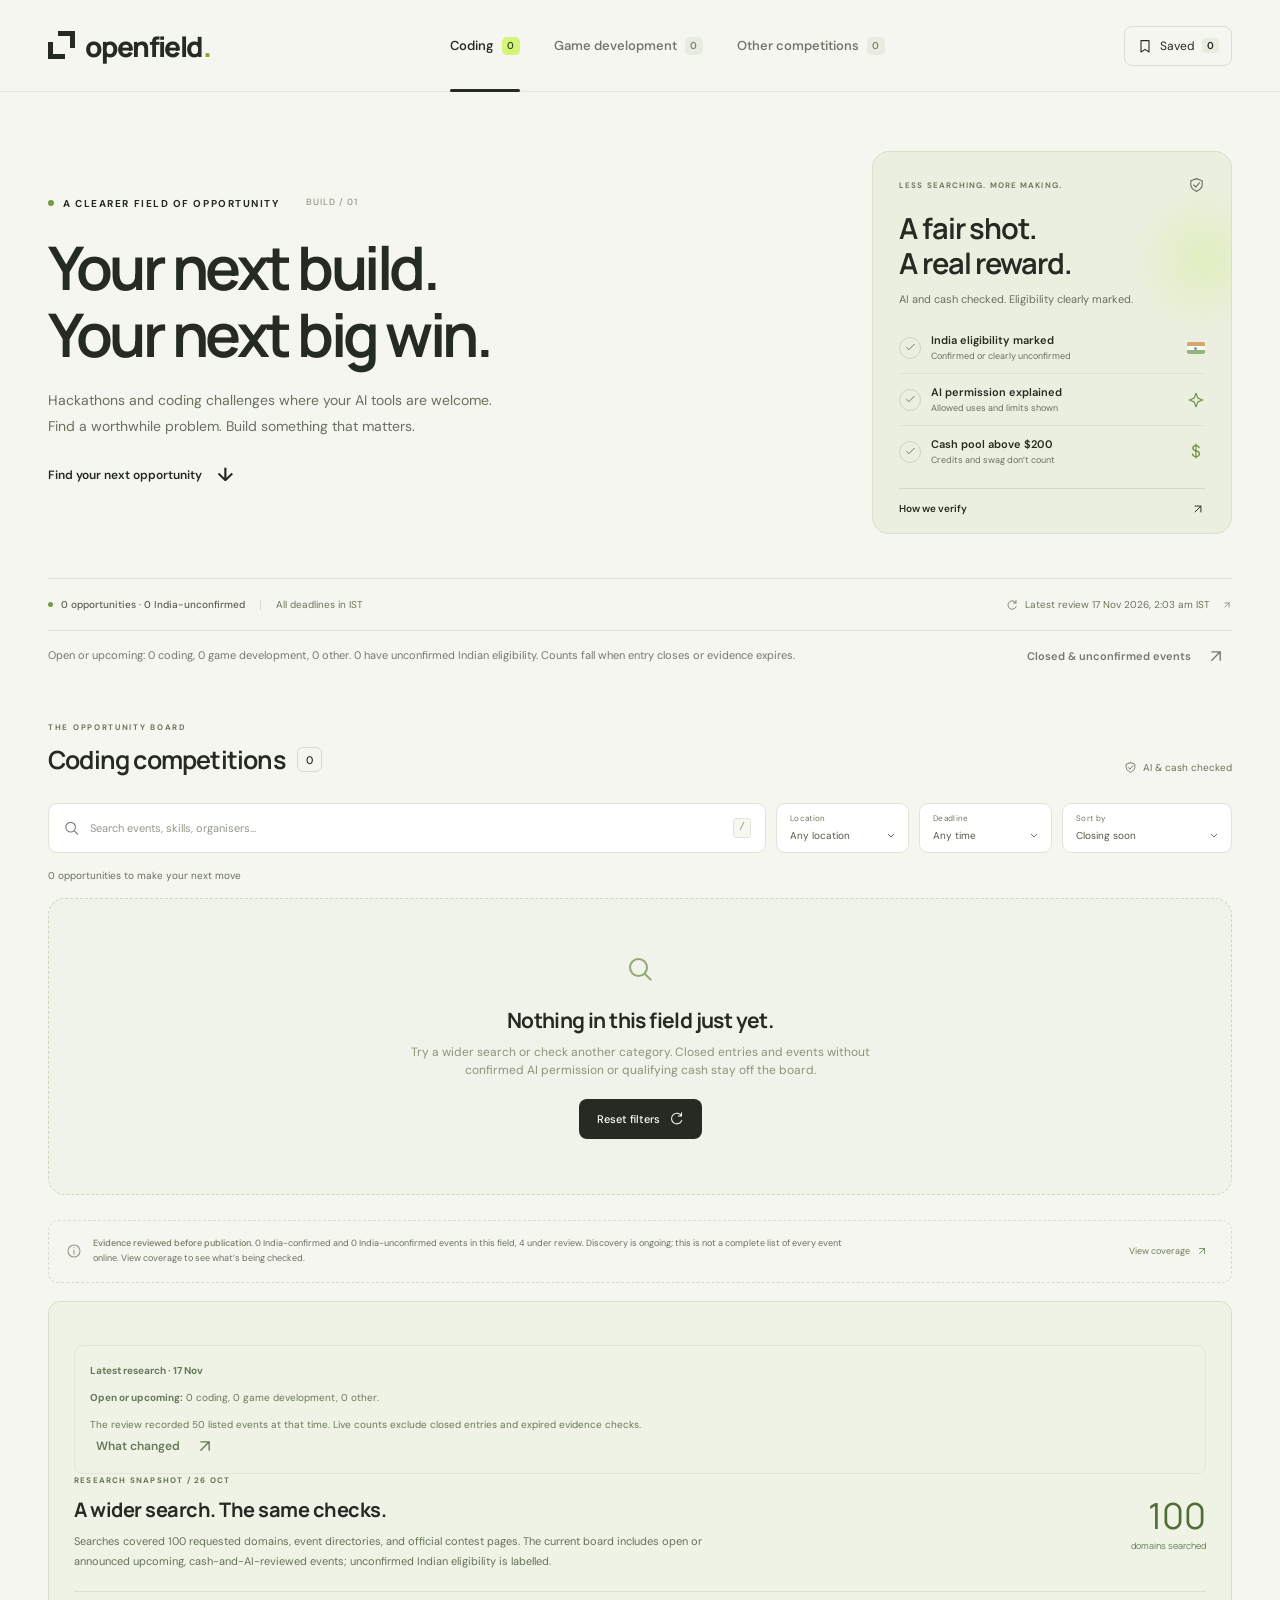
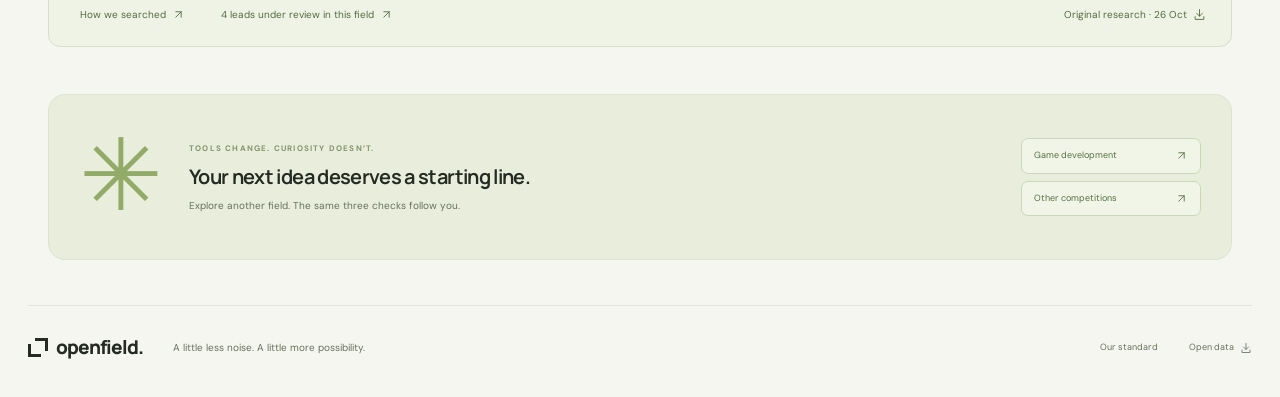
<file: index.html>
<!doctype html>
<html lang="en">
<head>
  <meta charset="utf-8">
  <meta name="viewport" content="width=device-width,initial-scale=1">
  <meta name="theme-color" content="#f5f6f0">
  <meta name="description" content="Coding competitions with permitted AI use and cash pools above $200. Indian eligibility marked confirmed or unconfirmed, with source evidence and IST deadlines.">
  <title>Coding competitions · Openfield</title>
  <link rel="icon" href="favicon.svg" type="image/svg+xml">
  <link rel="stylesheet" href="style.css?v=20261116203328">
  <script src="app.js?v=20261116203328" defer></script>
</head>
<body data-category="coding">
  <a class="skip-link" href="#opportunities">Skip to opportunities</a>
  <div id="app"></div>
  <noscript><div class="noscript">Please enable JavaScript to browse the reviewed event feed. You can also read the <a href="events.json">event data</a>.</div></noscript>
</body>
</html>
</file>
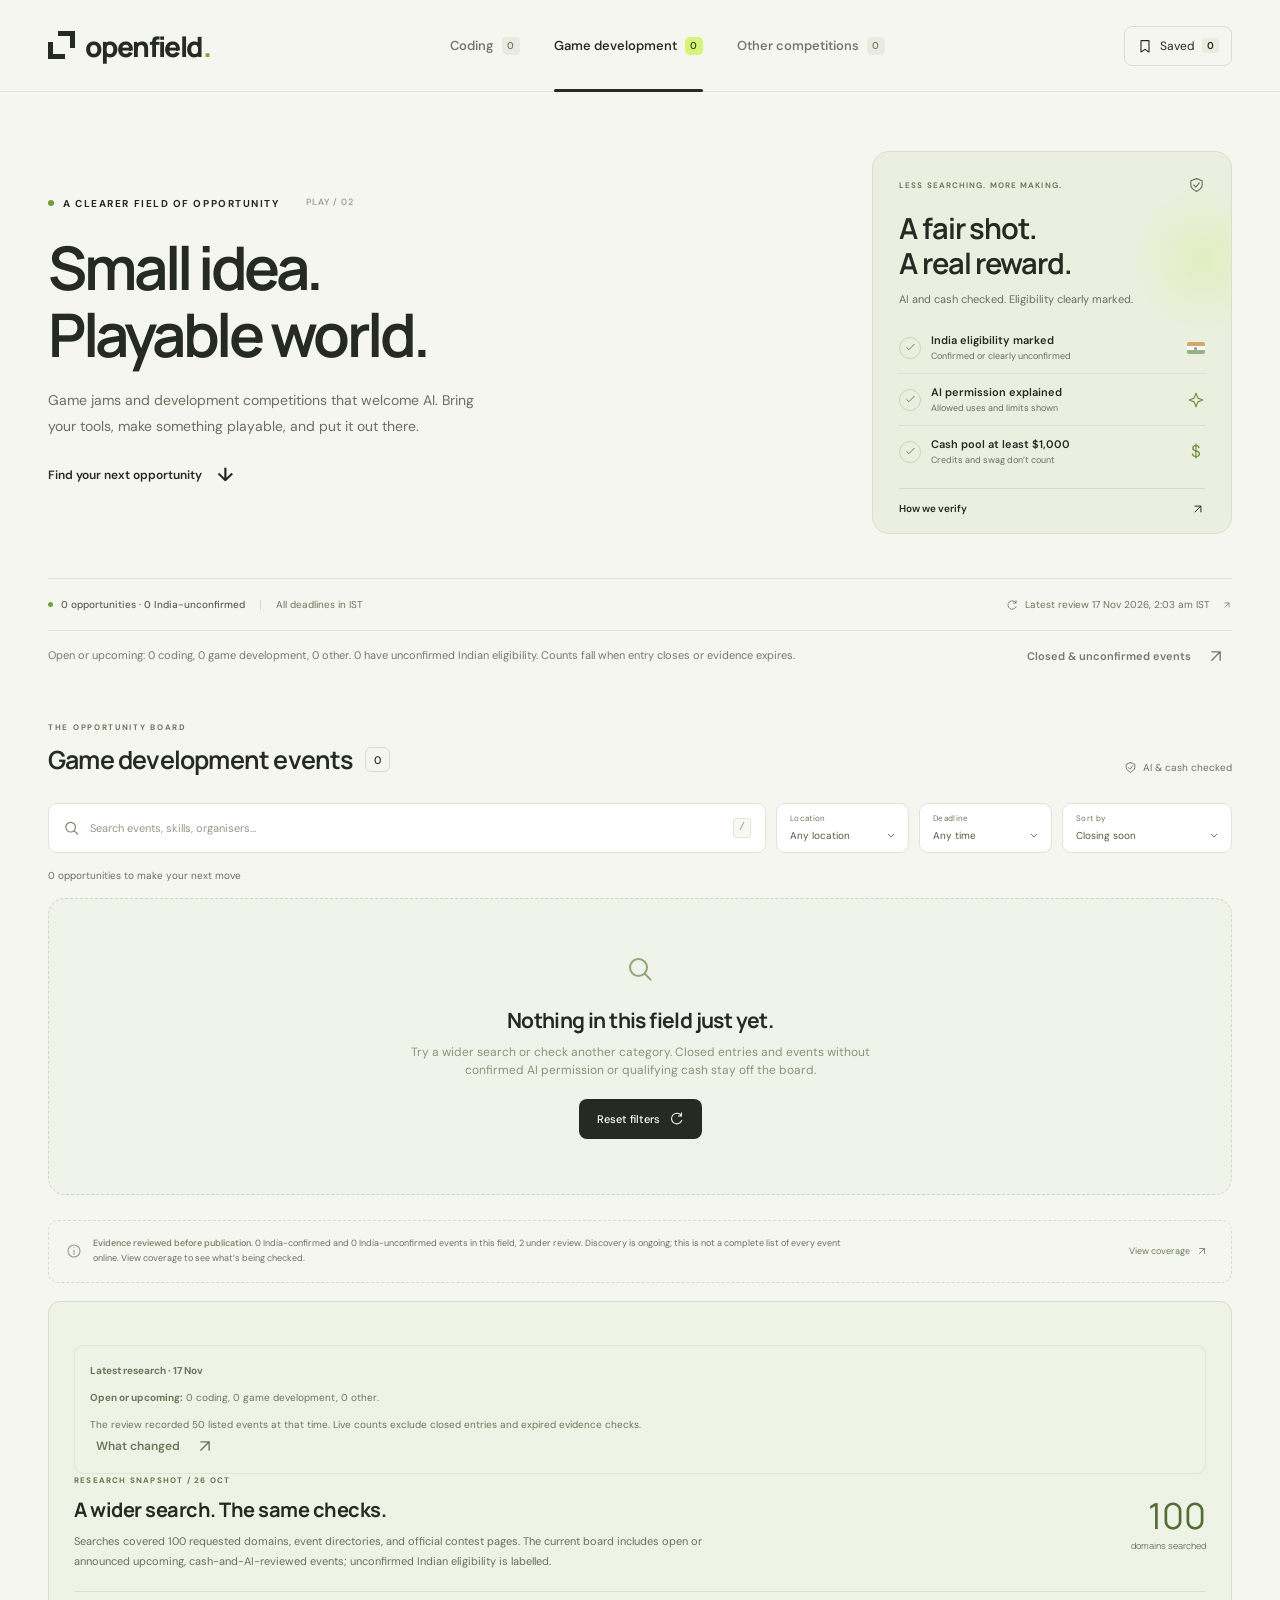
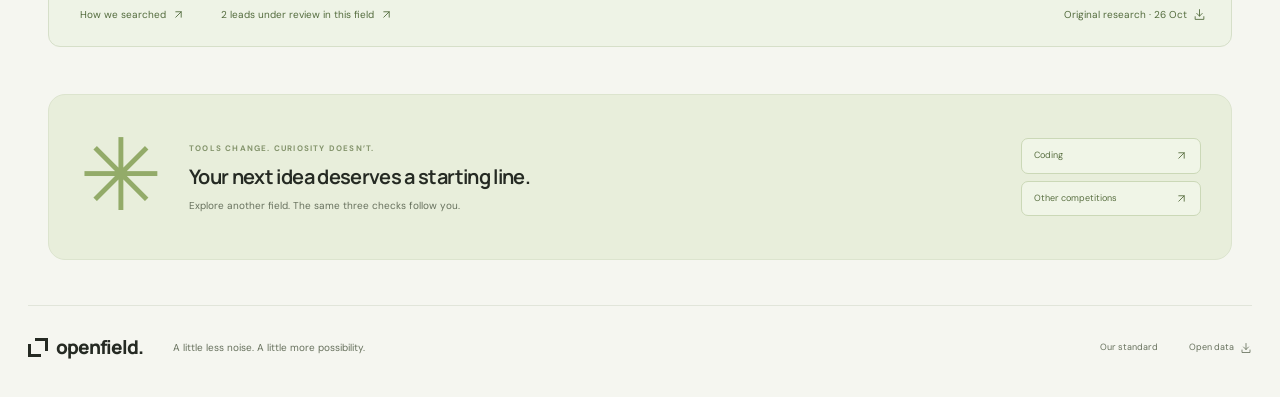
<file: games.html>
<!doctype html>
<html lang="en">
<head>
  <meta charset="utf-8"><meta name="viewport" content="width=device-width,initial-scale=1">
  <meta name="theme-color" content="#f5f6f0">
  <meta name="description" content="Game jams and development competitions with permitted AI use and cash pools of at least $1,000. Indian eligibility is marked confirmed or unconfirmed, with official sources.">
  <title>Game development · Openfield</title>
  <link rel="icon" href="favicon.svg" type="image/svg+xml"><link rel="stylesheet" href="style.css?v=20261116203328"><script src="app.js?v=20261116203328" defer></script>
</head>
<body data-category="game-development"><a class="skip-link" href="#opportunities">Skip to opportunities</a><div id="app"></div><noscript><div class="noscript">Enable JavaScript to browse, or read the <a href="events.json">event data</a>.</div></noscript></body>
</html>
</file>
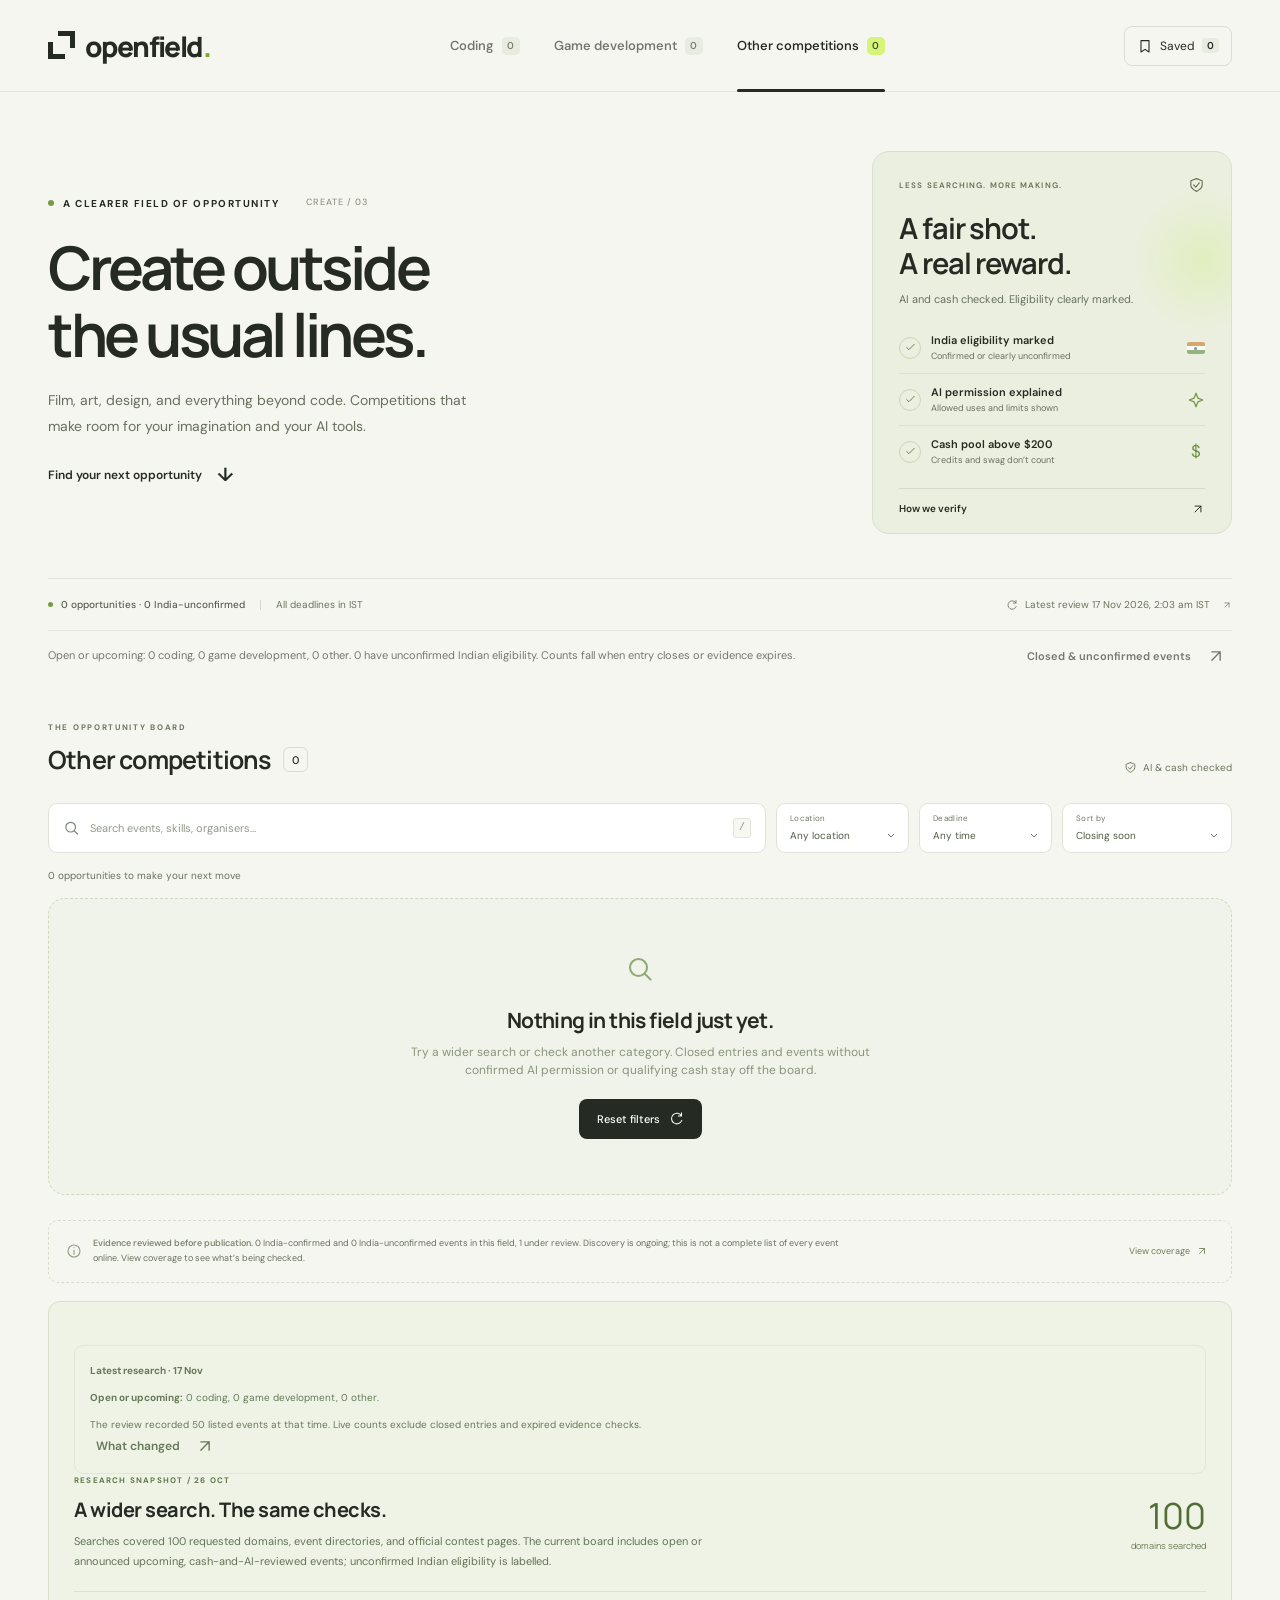
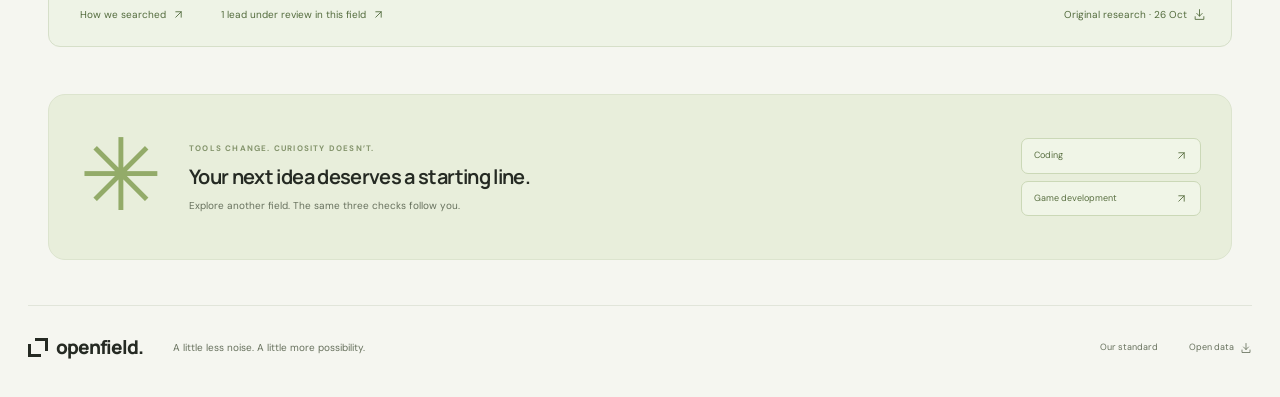
<file: other.html>
<!doctype html>
<html lang="en">
<head>
  <meta charset="utf-8"><meta name="viewport" content="width=device-width,initial-scale=1">
  <meta name="theme-color" content="#f5f6f0">
  <meta name="description" content="Art, film, design and other competitions with permitted AI use and cash pools above $200. Indian eligibility is marked confirmed or unconfirmed.">
  <title>Other competitions · Openfield</title>
  <link rel="icon" href="favicon.svg" type="image/svg+xml"><link rel="stylesheet" href="style.css?v=20261116203328"><script src="app.js?v=20261116203328" defer></script>
</head>
<body data-category="other"><a class="skip-link" href="#opportunities">Skip to opportunities</a><div id="app"></div><noscript><div class="noscript">Enable JavaScript to browse, or read the <a href="events.json">event data</a>.</div></noscript></body>
</html>
</file>
<file: style.css>
@import url('https://fonts.googleapis.com/css2?family=DM+Sans:wght@400;450;500;550;600;650;700&family=Manrope:wght@400;500;600;650;700;750;800&display=swap');

:root{--ink:#252a23;--muted:#74796e;--paper:#f5f6f0;--line:#e1e5da;--lime:#d5f478;--green:#3b5c27;--white:#fff;--radius:17px;font-family:'DM Sans',sans-serif;color:var(--ink);background:var(--paper);font-synthesis:none;color-scheme:light;scroll-behavior:smooth}
*{box-sizing:border-box}body{margin:0;font-size:14px;line-height:1.5}button,input,select{font:inherit}a{color:inherit;text-decoration:none}button{cursor:pointer;color:inherit}button,a,input,select{-webkit-tap-highlight-color:transparent}button{background:none;border:0}button:disabled{cursor:default}button:focus-visible,a:focus-visible,select:focus-visible,input:focus-visible{outline:3px solid #7a9940;outline-offset:4px}input:focus-visible{outline-offset:-2px}button .icon,a .icon{flex-shrink:0}.icon{vertical-align:middle;flex-shrink:0}.muted{color:var(--muted)}.skip-link{position:fixed;top:-100px;left:15px;z-index:1000;background:var(--ink);padding:12px;color:white}.skip-link:focus{top:15px}.noscript{padding:40px;text-align:center}.noscript a{text-decoration:underline}
.site-header{border-bottom:1px solid var(--line);background:rgba(245,246,240,.96)}.header-inner{max-width:1320px;min-height:91px;margin:auto;padding:0 48px;display:flex;align-items:center;justify-content:space-between;gap:30px}.brand{font-family:'Manrope',sans-serif;font-size:28px;font-weight:800;letter-spacing:-1.6px;display:inline-flex;align-items:center;gap:10px;flex-shrink:0}.brand-dot{color:#80a535}.brand-mark{position:relative;width:27px;height:29px;display:inline-block}.brand-mark i{position:absolute;display:block;border:5px solid var(--ink);width:17px;height:17px}.brand-mark i:first-child{left:0;bottom:1px;border-top:0;border-right:0}.brand-mark i:last-child{right:0;top:0;border-bottom:0;border-left:0}.main-nav{align-self:stretch;display:flex;align-items:stretch;gap:34px}.main-nav a{position:relative;display:flex;align-items:center;gap:8px;font-size:13px;font-weight:550;color:#71766b;white-space:nowrap;transition:color .15s}.main-nav a:hover,.main-nav a.active{color:var(--ink)}.main-nav a.active:after{content:'';position:absolute;left:0;right:0;bottom:-1px;height:3px;background:var(--ink);border-radius:2px}.nav-count{font-size:10px;background:#e8ebdf;color:#777e69;min-width:18px;height:18px;display:grid;place-items:center;border-radius:5px}.main-nav a.active .nav-count{background:var(--lime);color:#354725}.saved-button{font-size:12px;display:flex;align-items:center;gap:7px;border:1px solid #d9dfd0;padding:9px 12px;border-radius:8px}.saved-button .icon{width:16px}.saved-button b{font-size:10px;font-weight:600;background:#e8ecdf;border-radius:4px;padding:0 5px}.saved-button[aria-pressed=true]{background:var(--lime);border-color:#bad65f}
.page-shell{max-width:1320px;margin:auto;padding:0 48px}.intro{display:grid;grid-template-columns:1fr 360px;gap:65px;padding:59px 0 44px;align-items:center}.eyebrow{font-size:10px;font-weight:700;letter-spacing:1.55px;display:flex;align-items:center;gap:9px}.live-dot,.status-dot{width:6px;height:6px;border-radius:100%;background:#769a46;display:inline-block;flex-shrink:0}.edition{font-size:9px;color:#909783;font-weight:500;margin-left:17px;letter-spacing:1px}.intro h1{font-family:'Manrope',sans-serif;font-size:clamp(42px,4.7vw,65px);line-height:1.12;letter-spacing:-3.5px;font-weight:650;margin:23px 0 20px}.intro-description{font-size:14px;line-height:1.8;color:#737969;max-width:450px;margin:0 0 22px}.text-link{font-weight:600;font-size:12px;display:inline-flex;align-items:center;gap:15px}.text-link>span{font-size:19px}.text-link:hover{text-decoration:underline;text-underline-offset:4px}
.promise-card{border:1px solid #d8dfcb;border-radius:var(--radius);background:#ebefdf;padding:23px 26px 17px;position:relative;overflow:hidden}.promise-card:before{content:'';position:absolute;width:145px;height:145px;background:radial-gradient(circle,rgba(217,238,171,.6),transparent 70%);right:-45px;top:35px;pointer-events:none}.promise-top{display:flex;align-items:center;justify-content:space-between;color:#6c765b;font-size:8px;font-weight:650;letter-spacing:1.1px}.promise-top .icon{width:17px}.promise-card h2{font-family:'Manrope',sans-serif;font-size:29px;letter-spacing:-1.1px;line-height:1.2;font-weight:650;margin:16px 0 10px}.promise-card>p{font-size:11px;color:#737e62;margin:0 0 15px}.promise-card ul{list-style:none;margin:0;padding:0}.promise-card li{display:flex;align-items:center;gap:10px;border-bottom:1px solid #dce2d1;padding:10px 0}.promise-card li:last-child{border:0}.promise-card li>div{flex:1}.promise-card strong{display:block;font-size:11px;font-weight:600}.promise-card small{display:block;color:#7b846f;font-size:9px;margin-top:1px}.check-circle{height:22px;width:22px;border-radius:50%;border:1px solid #cbd7b6;display:grid;place-items:center;color:#58733e}.check-circle .icon{width:13px;height:13px}.promise-end{width:18px;height:18px;color:#739244}.flag-india{width:18px;height:12px;background:linear-gradient(#d5a76a 0 33%,#fafaf4 33% 66%,#95b37c 66%);border-radius:2px;position:relative}.flag-india:after{content:'';position:absolute;width:3px;height:3px;border-radius:50%;background:#7a91b6;top:5px;left:7px}.dollar{width:18px;font-size:17px;color:#739244;text-align:center}.how-button{display:flex;align-items:center;justify-content:space-between;font-size:10px;font-weight:600;width:100%;margin-top:11px;padding:12px 0 0;border-top:1px solid #d2dbc3}.how-button .icon{width:14px;height:14px}
.field-status{display:flex;align-items:center;justify-content:space-between;border-top:1px solid var(--line);border-bottom:1px solid var(--line);min-height:53px;gap:15px;font-size:10px;color:#808575}.field-status>div{display:flex;align-items:center;gap:8px}.field-status strong{font-size:10px;font-weight:500;color:#59604f}.status-dot{width:5px;height:5px}.status-divider{height:10px;width:1px;background:#d6dccd;margin:0 7px}.field-status button{display:flex;align-items:center;gap:7px;font-size:10px;color:#7b8270;padding:10px 0}.field-status button .icon{height:12px;width:12px}.field-status button .icon:last-child{width:10px;margin-left:5px}
.opportunities{padding:40px 0 47px;scroll-margin-top:22px}.section-heading{display:flex;align-items:end;justify-content:space-between;margin-bottom:24px;gap:20px}.section-eyebrow{font-size:8px;letter-spacing:1.7px;color:#89917d;margin-bottom:8px}.section-heading h2{font-family:'Manrope',sans-serif;font-size:25px;letter-spacing:-.8px;margin:0;font-weight:650;display:flex;align-items:center;gap:12px}.section-heading h2>span{font-family:'DM Sans',sans-serif;letter-spacing:0;font-size:11px;font-weight:500;border:1px solid #d6ddcd;border-radius:6px;min-width:25px;height:25px;display:grid;place-items:center}.strict-label{font-size:10px;color:#7e876e;display:flex;align-items:center;gap:6px;padding-bottom:4px}.strict-label .icon{width:13px;height:13px}.toolbar{display:flex;align-items:stretch;gap:10px}.search-field{display:flex;align-items:center;gap:10px;flex:1;background:var(--white);border:1px solid #dfe4d7;padding:0 14px;border-radius:9px;min-width:200px}.search-field .icon{width:17px;color:#7a8370}.search-field input{width:100%;border:0;padding:16px 0;background:none;color:var(--ink);font-size:11px;outline:none}.search-field input::placeholder{color:#92998a}.search-field:focus-within{border-color:#95af71;box-shadow:0 0 0 2px #d6e1c8}.search-field kbd{color:#8a9380;border:1px solid #e1e6d9;background:#f6f8f1;border-radius:3px;font-size:10px;line-height:18px;width:18px;text-align:center;flex-shrink:0}.select-field{position:relative;border:1px solid #dfe4d7;background:var(--white);border-radius:9px;padding:8px 10px 7px 13px;min-width:133px}.select-field>span{display:block;color:#959d8b;font-size:8px;letter-spacing:.3px}.select-field select{width:100%;appearance:none;background:transparent url("data:image/svg+xml,%3Csvg xmlns='http://www.w3.org/2000/svg' width='14' height='14' fill='none' stroke='%236b735f'%3E%3Cpath d='m4 6 3 3 3-3'/%3E%3C/svg%3E") no-repeat right center;border:0;color:#525c45;outline:none;cursor:pointer;font-size:10px;padding:1px 23px 0 0}.sort-field{min-width:145px}.results-meta{display:flex;justify-content:space-between;align-items:center;min-height:45px;font-size:10px;color:#8b9380}.results-meta button{font-size:10px;display:flex;align-items:center;gap:4px;padding:5px}.results-meta button[hidden]{display:none}.results-meta .icon{width:12px;height:12px}
.event-grid{display:grid;grid-template-columns:repeat(3,minmax(0,1fr));gap:18px}.event-card{background:white;border:1px solid #e0e5d8;border-radius:var(--radius);padding:21px 20px 0;display:flex;flex-direction:column;min-width:0;transition:transform .18s,border-color .18s,box-shadow .18s}.event-card:hover{border-color:#bbcba7;transform:translateY(-3px);box-shadow:0 9px 22px -14px #37472850}.card-header{display:flex;align-items:center;gap:10px;min-height:38px}.organizer-logo{font-family:'Manrope',sans-serif;font-weight:750;font-size:12px;height:36px;width:36px;border-radius:10px;background:#f0f1f4;color:#373e4e;display:grid;place-items:center;letter-spacing:-.6px;flex-shrink:0}.logo-game-development{background:#e9e4f4;color:#75618c}.logo-other{background:#f6ede1;color:#9f7a47}.organizer-info{min-width:0;flex:1}.organizer-info>span{font-size:9px;font-weight:600;color:#71786a;display:block;white-space:nowrap;overflow:hidden;text-overflow:ellipsis;max-width:200px}.organizer-info small{display:flex;align-items:center;gap:4px;color:#969d8d;font-size:8px;margin-top:3px}.organizer-info .icon{width:10px;height:10px}.bookmark-button{align-self:flex-start;padding:4px;color:#abb2a3}.bookmark-button .icon{width:17px;height:17px}.bookmark-button:hover{color:var(--green)}.bookmark-button.is-saved{color:#5c7d2f}.bookmark-button.is-saved .icon{fill:#d5f478}.card-badges{display:flex;gap:7px;margin:22px 0 12px;min-height:21px}.open-badge{display:inline-flex;align-items:center;gap:5px;font-size:8px;background:#edf4e5;color:#6b854b;padding:3px 7px;border-radius:5px}.open-badge i{width:4px;height:4px;border-radius:50%;background:#8eaa68}.urgent-badge{display:inline-flex;align-items:center;font-size:8px;color:#aa7d40;background:#faf2e5;padding:3px 7px;border-radius:5px}.event-card h3{font-family:'Manrope',sans-serif;font-size:18px;letter-spacing:-.55px;line-height:1.35;font-weight:700;margin:0 0 11px;min-height:48px}.event-card h3 a:hover{text-decoration:underline;text-underline-offset:4px}.card-summary{color:#858d7c;font-size:10px;line-height:1.8;margin:0 0 14px;min-height:54px}.tags{display:flex;flex-wrap:wrap;gap:5px;margin-bottom:23px}.tags span{font-size:8px;border:1px solid #e7eadf;color:#7d866e;border-radius:5px;padding:3px 6px;white-space:nowrap}.card-facts{display:flex;align-items:start;justify-content:space-between;gap:10px;margin-top:auto;margin-bottom:20px}.card-facts>div{display:flex;flex-direction:column}.fact-label{font-size:7px;letter-spacing:1.1px;font-weight:550;color:#8e9781;white-space:nowrap}.prize-amount{font-family:'Manrope',sans-serif;font-size:24px;font-weight:650;letter-spacing:-1px;margin:3px 0 1px;line-height:1.5}.card-facts small{color:#929b85;font-size:8px;max-width:175px}.deadline-fact{text-align:right;flex-shrink:0}.deadline-fact strong{font-family:'Manrope',sans-serif;font-size:17px;letter-spacing:-.3px;font-weight:600;margin:7px 0 3px}.verification-strip{border-top:1px solid #edf0e7;display:flex;gap:13px;padding:11px 0;color:#738460}.verification-strip>span{display:flex;align-items:center;gap:4px;font-size:8px}.verification-strip .icon{width:11px;height:11px}.card-actions{margin:0 -20px;border-top:1px solid #e8ecdf;display:flex;min-height:49px;background:#fcfdf9;border-radius:0 0 var(--radius) var(--radius);overflow:hidden}.card-actions button,.card-actions a{display:flex;align-items:center;justify-content:center;gap:8px;padding:14px 7px;font-size:9px;flex:1;font-weight:500}.card-actions button{color:#8b947d;border-right:1px solid #e8ecdf}.card-actions a{color:#485a35}.card-actions .icon{width:12px;height:12px}.card-actions a:hover{background:#eaf2dc}.card-actions button:hover{background:#f0f4e7;color:#556547}
.coverage-note{display:flex;align-items:center;gap:11px;border:1px dashed #d6ddcb;border-radius:10px;padding:15px 17px;margin-top:25px;color:#949d87}.coverage-note>.icon{width:16px;height:16px}.coverage-note p{font-size:9px;line-height:1.7;margin:0;flex:1;max-width:750px}.coverage-note p strong{color:#788469;font-weight:550}.coverage-note button{display:flex;align-items:center;gap:6px;font-size:9px;color:#6a7d54;white-space:nowrap;margin-left:auto}.coverage-note button .icon{width:12px;height:12px}
.bottom-banner{display:flex;align-items:center;gap:26px;background:#e8eedb;border:1px solid #dce4ce;border-radius:var(--radius);padding:32px 30px;margin:0 0 45px}.banner-symbol{font-family:serif;font-size:100px;line-height:1;color:#93ab69;width:84px;flex-shrink:0}.bottom-banner .eyebrow{font-size:8px;letter-spacing:1.2px;color:#84946c}.bottom-banner h2{font-family:'Manrope',sans-serif;font-weight:650;font-size:20px;letter-spacing:-.65px;margin:8px 0 6px}.bottom-banner p{font-size:10px;color:#8c987c;margin:0}.banner-links{margin-left:auto;display:flex;flex-direction:column;gap:7px;min-width:180px}.banner-links a{border:1px solid #cbd8b7;border-radius:7px;display:flex;align-items:center;justify-content:space-between;gap:18px;padding:10px 12px;font-size:9px;color:#596f41;background:#f0f5e7}.banner-links a:hover{background:var(--lime)}.banner-links .icon{width:13px;height:13px}.site-footer{max-width:1224px;margin:auto;border-top:1px solid var(--line);display:flex;align-items:center;justify-content:space-between;padding:24px 0 32px;gap:20px}.footer-brand{font-size:19px;letter-spacing:-1px;gap:8px}.footer-brand .brand-mark{height:20px;width:20px}.footer-brand .brand-mark i{border-width:3.5px;width:13px;height:13px}.site-footer>p{font-size:10px;color:#8d9582;margin-right:auto;margin-left:10px}.site-footer>div{display:flex;gap:25px}.site-footer button,.site-footer>div>a{font-size:9px;color:#8a947e;display:flex;align-items:center;gap:6px}.site-footer .icon{width:12px;height:12px}
.skeleton-card{border:1px solid var(--line);border-radius:var(--radius);height:390px;padding:25px;background:white}.skeleton-card>div{background:linear-gradient(90deg,#eef1e7,#f7f9f3,#eef1e7);background-size:200%;height:30px;margin-bottom:25px;border-radius:7px;animation:shimmer 1.5s infinite}.skeleton-card>div:nth-child(2){height:70px}.skeleton-card>div:nth-child(3){height:100px}.empty-state{grid-column:1/-1;border:1px dashed #ced9bf;border-radius:var(--radius);padding:55px 25px;text-align:center;background:#f0f3e9}.empty-state>.icon{width:30px;height:30px;color:#92a876}.empty-state h3{font-family:'Manrope',sans-serif;font-size:21px;letter-spacing:-.6px;margin-bottom:6px}.empty-state p{color:#89957b;font-size:12px;max-width:470px;margin:0 auto 20px}.button{display:inline-flex;align-items:center;justify-content:center;gap:9px;background:var(--ink);color:#fff;padding:12px 18px;border-radius:8px;font-size:11px;font-weight:500}.button .icon{width:15px;height:15px}.button:hover{background:#496036}.button.secondary{background:#edf2e4;color:#5d7447;border:1px solid #d2ddc4}
dialog{border:1px solid #d4dec8;border-radius:20px;padding:0;max-width:640px;width:calc(100% - 30px);max-height:88dvh;background:#fbfcf7;color:var(--ink);box-shadow:0 30px 150px #16210f55}dialog::backdrop{background:#1e291a77;backdrop-filter:blur(5px)}.dialog-open{overflow:hidden}.dialog-wrap{padding:36px;position:relative}.dialog-close{position:absolute;right:16px;top:16px;display:grid;place-items:center;width:28px;height:28px;background:#edf1e7;border-radius:50%;color:#738460}.dialog-close .icon{height:15px;width:15px}.dialog-wrap>.eyebrow{max-width:90%}.dialog-wrap h2{font-family:'Manrope',sans-serif;font-size:30px;line-height:1.2;letter-spacing:-1.3px;margin:18px 0 10px;padding-right:12px;font-weight:650}.dialog-intro{font-size:12px;color:#869179;margin-bottom:25px}.proof-section{border-top:1px solid #e0e7d6;padding:18px 0 6px}.proof-section h3{font-size:13px;margin:0 0 10px;display:flex;gap:8px;align-items:center}.proof-section h3 .icon{width:17px;color:#779451}.proof-section p{font-size:11px;color:#758468;line-height:1.8}.proof-section blockquote{margin:10px 0;background:#ecf2e2;border-left:2px solid #adc58a;border-radius:0 6px 6px 0;padding:12px;font-size:12px;line-height:1.7;color:#5d7446}.proof-section .text-link{font-size:10px;color:#6c864e}.proof-section .text-link .icon{height:13px;width:13px}.proof-section .muted{font-size:10px;color:#919e83}.dialog-actions{display:flex;gap:10px;justify-content:flex-end;padding-top:20px}.method-steps>section{display:flex;gap:17px;padding:17px 0;border-top:1px solid var(--line)}.method-steps>section>span{font-size:11px;color:#8da86a;padding:6px 8px;background:#edf3e3;align-self:flex-start;border-radius:7px}.method-steps h3{font-size:13px;margin:3px 0 6px}.method-steps p{font-size:11px;color:#859379;line-height:1.8;margin:0}.dialog-note{background:#eef3e5;border:1px solid #dfe8d3;border-radius:9px;padding:15px;font-size:10px;color:#839573;line-height:1.9;margin-top:20px}.dialog-note p{margin:8px 0 0}.source-summary{display:flex;align-items:center;gap:17px;border:1px solid #dbe5ce;border-radius:10px;padding:18px;background:#edf3e3}.source-summary strong{font-size:38px;font-weight:500;line-height:1;color:#5c783f}.source-summary>span{font-size:11px;color:#7b8c68}.source-summary+p{font-size:11px;color:#8a977c;line-height:1.8}.source-list>a{border-bottom:1px solid var(--line);padding:12px 0;display:flex;align-items:center;justify-content:space-between;gap:10px}.source-list strong{font-size:11px;font-weight:550}.source-list small{display:block;font-size:9px;color:#97a189;margin-top:2px}.source-list>a>span{display:flex;align-items:center;gap:8px;font-size:9px;color:#8da176}.source-list .icon{height:12px;width:12px}.toast{position:fixed;bottom:25px;left:50%;transform:translate(-50%,15px);padding:12px 20px;background:#2d3b24;color:#f2f6eb;font-size:12px;border:1px solid #647c4d;border-radius:10px;box-shadow:0 4px 25px #23331925;opacity:0;pointer-events:none;transition:opacity .2s,transform .2s;z-index:100}.toast.show{opacity:1;transform:translate(-50%,0)}
/* Small text stays readable against the quiet, light palette. */
.intro-description,.promise-card>p,.promise-card small,.card-summary,.organizer-info small,.card-facts small,.tags span,.results-meta,.coverage-note p,.site-footer>p,.site-footer button,.site-footer>div>a,.bottom-banner p{color:#67715d}
.fact-label,.section-eyebrow,.select-field>span{color:#6d785f}.card-actions button{color:#69765a}.organizer-info>span{color:#59654f}.field-status,.field-status button,.strict-label{color:#69755c}.dialog-intro,.proof-section p,.proof-section .muted,.method-steps p,.dialog-note,.source-list small{color:#68795a}.prize-amount.prize-long{font-size:clamp(18px,1.65vw,24px);letter-spacing:-.7px}.conditions-list{padding-left:18px;color:#68795a;font-size:11px;line-height:1.9}.select-field.sort-field{min-width:170px}
.review-queue{margin-top:25px;border-top:1px solid var(--line);padding-top:20px}.review-queue h3{font-family:'Manrope',sans-serif;font-size:19px;letter-spacing:-.5px;margin:9px 0}.review-queue>p,.review-queue article p{font-size:11px;color:#68795a;line-height:1.8}.review-queue article{border:1px solid #e4dec6;background:#f7f3e8;border-radius:9px;padding:15px;margin-top:12px}.review-queue article>a{font-size:12px;font-weight:600;display:flex;align-items:center;gap:7px}.review-queue article .icon{width:13px;height:13px}.review-queue article>span{display:inline-block;font-size:8px;border:1px solid #ddd2b4;color:#837343;padding:2px 6px;border-radius:4px;margin-top:7px}.conversion-note{font-size:10px;color:#68795a}.conversion-note .text-link{font-size:10px}.conversion-note .icon{width:12px;height:12px}
.research-snapshot{margin-top:18px;border:1px solid #d6dfc9;background:#eef3e6;border-radius:12px;padding:23px 25px}.research-snapshot[hidden]{display:none}.research-heading{display:flex;justify-content:space-between;align-items:center;gap:30px}.research-heading .eyebrow{font-size:8px;letter-spacing:1.2px;color:#64764e}.research-heading h3{font-family:'Manrope',sans-serif;font-size:20px;letter-spacing:-.5px;margin:9px 0 7px}.research-heading p{font-size:11px;line-height:1.8;color:#647357;max-width:670px;margin:0}.research-number{font-family:'Manrope',sans-serif;font-size:36px;line-height:1.2;color:#536d37;text-align:right;flex-shrink:0}.research-number small{display:block;font-family:inherit;font-size:9px;color:#667b52;margin-top:4px}.research-actions{display:flex;align-items:center;gap:24px;border-top:1px solid #d8e2ca;padding-top:14px;margin-top:19px;flex-wrap:wrap}.research-actions button,.research-actions a{font-size:10px;display:inline-flex;align-items:center;gap:6px;color:#536b3d}.research-actions a{margin-left:auto}.research-actions .icon{width:13px;height:13px}.research-dialog-link{display:flex;gap:8px;align-items:center;font-size:11px;color:#526e37;padding:12px 0}.research-dialog-link .icon{width:14px;height:14px}.research-stats{display:grid;grid-template-columns:repeat(3,minmax(0,1fr));gap:10px;margin-bottom:22px}.research-stats>div{border:1px solid #dce5cf;background:#edf3e3;border-radius:9px;padding:15px 10px}.research-stats strong{display:block;font-size:27px;font-weight:600;color:#5c783f;line-height:1.3}.research-stats span{display:block;font-size:9px;color:#61744f;line-height:1.5;margin-top:4px}.research-method{font-size:11px;line-height:1.8;color:#68795a;padding-left:18px}.research-method li{padding-left:3px;margin:9px 0}.research-coverage>h3{font-size:14px;margin:18px 0 8px}.research-coverage>p,.research-coverage details>p{font-size:11px;line-height:1.8;color:#68795a}.research-coverage details{border-top:1px solid #dce4d1}.research-coverage summary{padding:15px 0;cursor:pointer;font-size:12px;font-weight:550;color:#4b6039}.research-coverage summary span{font-size:9px;color:#6c7e5c;font-weight:400;margin-left:8px}.research-coverage details[open]>summary{padding-bottom:7px}.domain-list,.research-record-list{list-style:none;margin:0;padding:0}.domain-list>li,.research-record-list>li{padding:12px 0;border-bottom:1px solid #e4e9dc}.domain-list>li:last-child,.research-record-list>li:last-child{border-bottom:0}.domain-list a,.research-record-list a{font-size:11px;font-weight:550;display:inline-flex;align-items:center;gap:5px;overflow-wrap:anywhere}.domain-list .icon,.research-record-list .icon{width:12px;height:12px;flex-shrink:0}.domain-status{display:block;font-size:9px;color:#5e7650;margin-top:4px;text-transform:capitalize}.domain-list p,.research-record-list p{font-size:10px;color:#68795a;line-height:1.8;margin:5px 0 0}.evidence-summary{background:#edf2e5;border-radius:6px;padding:12px}.evidence-summary>span{display:block;font-size:8px;letter-spacing:.7px;text-transform:uppercase;margin-bottom:5px;color:#6e825a}.extra-source-links{display:flex;flex-direction:column;align-items:flex-start;gap:10px;padding:5px 0}.research-actions button:hover,.research-actions a:hover,.research-dialog-link:hover{text-decoration:underline;text-underline-offset:3px}
@media(max-width:600px){.research-snapshot{padding:19px 17px}.research-heading{gap:15px;align-items:flex-start}.research-heading h3{font-size:18px;line-height:1.4}.research-heading p{font-size:10px}.research-number{font-size:29px}.research-number small{font-size:8px;max-width:60px;line-height:1.5}.research-actions{gap:14px;align-items:flex-start;flex-direction:column}.research-actions a{margin-left:0}.research-stats{gap:6px}.research-stats>div{padding:12px 8px}.research-stats span{font-size:8px}.research-method{font-size:12px}.research-coverage summary{font-size:12px}.research-coverage summary span{font-size:8px;margin-left:5px}}
@keyframes shimmer{from{background-position:200%}to{background-position:-200%}}
@media(min-width:1450px){.header-inner,.page-shell{max-width:1400px;padding-left:65px;padding-right:65px}.intro{grid-template-columns:1fr 390px;padding-top:66px;padding-bottom:51px}.intro h1{font-size:72px}.promise-card{padding:25px 29px 20px}.site-footer{max-width:1270px}.event-card{padding:25px 24px 0}.card-actions{margin:0 -24px}.event-card h3{font-size:20px}.card-summary{font-size:11px}.prize-amount{font-size:26px}.card-facts small{font-size:9px}.fact-label{font-size:8px}}
@media(max-width:1100px){.main-nav{gap:20px}.header-inner{gap:15px;padding:0 32px}.page-shell{padding:0 32px}.intro{gap:35px;grid-template-columns:1fr 320px}.intro h1{font-size:53px;letter-spacing:-2.8px}.edition{display:none}.event-grid{gap:13px}.event-card{padding:18px 16px 0}.card-actions{margin:0 -16px}.prize-amount{font-size:21px}.card-facts small{font-size:7px;max-width:145px}.deadline-fact strong{font-size:15px}.card-summary{min-height:72px}.event-card h3{font-size:17px;min-height:46px}.site-footer{margin:0 32px}.bottom-banner{gap:18px;padding:25px}.bottom-banner h2{font-size:18px}.banner-symbol{font-size:80px;width:65px}.banner-links{min-width:160px}.select-field{min-width:115px}.sort-field{min-width:140px}}
@media(max-width:850px){.header-inner{flex-wrap:wrap;min-height:auto;padding:20px 25px 0}.brand{font-size:25px}.saved-button{margin-left:auto;padding:7px 9px}.main-nav{order:3;flex-basis:100%;min-height:54px;gap:28px}.main-nav a{font-size:12px}.intro{grid-template-columns:1fr 280px;gap:28px;padding:38px 0 30px}.page-shell{padding:0 25px}.intro h1{font-size:43px;letter-spacing:-2px}.intro-description{font-size:12px}.intro .eyebrow{font-size:8px;letter-spacing:1px}.promise-card{padding:19px}.promise-card h2{font-size:25px}.promise-top{font-size:7px}.promise-card>p{font-size:10px}.promise-card li{padding:8px 0}.promise-card small{font-size:8px}.promise-card strong{font-size:10px}.field-status{align-items:flex-start;flex-direction:column;gap:0;padding:10px 0}.field-status button{padding:5px 0}.toolbar{flex-wrap:wrap;gap:8px}.search-field{flex-basis:100%}.select-field{flex:1}.event-grid{grid-template-columns:repeat(2,minmax(0,1fr));gap:16px}.card-summary{min-height:54px}.event-card h3{font-size:19px;min-height:50px}.event-card{padding:22px 20px 0}.card-actions{margin:0 -20px}.prize-amount{font-size:24px}.organizer-info>span{max-width:210px}.section-heading h2{font-size:24px}.bottom-banner{flex-wrap:wrap;gap:12px}.banner-symbol{width:50px;font-size:65px}.banner-links{flex-direction:row;width:100%;margin-left:62px}.banner-links a{flex:1}.site-footer{margin:0 25px}.site-footer>p{display:none}.coverage-note{align-items:flex-start}.coverage-note button{align-self:center}.strict-label{font-size:8px}}
@media(max-width:600px){.header-inner{padding:17px 20px 0}.brand{font-size:24px}.brand-mark{width:23px;height:25px}.brand-mark i{width:15px;height:15px;border-width:4px}.main-nav{gap:0;justify-content:space-between;min-height:57px}.main-nav a{font-size:10px;gap:6px}.nav-count{font-size:9px;min-width:16px;height:16px}.saved-button{font-size:10px;gap:5px}.saved-button .icon{width:14px;height:14px}.page-shell{padding:0 20px}.intro{grid-template-columns:1fr;gap:28px;padding:31px 0 25px}.intro h1{font-size:47px;letter-spacing:-2.6px;margin:19px 0 17px}.intro-description{font-size:12px;max-width:370px}.intro .eyebrow{font-size:7px;letter-spacing:1.2px}.text-link{font-size:11px}.promise-card{padding:19px 20px 12px}.promise-card h2{font-size:23px;line-height:1.3;margin:10px 0 6px}.promise-card h2 br{display:none}.promise-top{font-size:7px}.promise-card>p{font-size:10px;margin-bottom:9px}.promise-card li{padding:9px 0;gap:11px}.promise-card strong{font-size:11px}.promise-card small{font-size:9px}.how-button{font-size:10px;margin-top:8px}.promise-card li>.promise-end,.promise-card li>.dollar,.flag-india{margin-right:3px}.field-status{font-size:9px;padding:10px 0 5px}.field-status strong,.field-status button{font-size:9px}.field-status>div{gap:7px}.status-divider{margin:0 1px}.field-status button .icon:last-child{margin-left:0}.opportunities{padding-top:28px;padding-bottom:30px}.section-heading{align-items:start;margin-bottom:18px;gap:7px}.section-eyebrow{font-size:7px;letter-spacing:1.2px}.section-heading h2{font-size:21px;letter-spacing:-.8px;gap:8px}.section-heading h2>span{font-size:10px;min-width:21px;height:21px}.strict-label{font-size:0;padding-top:22px;gap:0}.strict-label .icon{width:17px;height:17px}.select-field{padding-left:10px;min-width:0}.select-field select{font-size:9px;padding-right:15px}.search-field input{font-size:10px}.sort-field{flex:1.2}.results-meta{font-size:9px;min-height:42px}.event-grid{grid-template-columns:1fr;gap:17px}.event-card{padding:23px 22px 0}.organizer-logo{height:40px;width:40px;font-size:13px}.organizer-info>span{font-size:10px;max-width:230px}.organizer-info small{font-size:9px}.card-badges{margin-top:20px;margin-bottom:12px}.open-badge,.urgent-badge{font-size:9px}.event-card h3{font-size:21px;min-height:0;margin-bottom:11px;letter-spacing:-.7px}.card-summary{font-size:12px;line-height:1.7;min-height:0}.tags span{font-size:9px}.tags{margin-bottom:24px}.card-facts{margin-bottom:19px}.fact-label{font-size:8px}.prize-amount{font-size:27px}.card-facts small{font-size:9px;max-width:220px}.deadline-fact strong{font-size:19px;margin-top:7px}.verification-strip{padding:12px 0;gap:17px}.verification-strip>span{font-size:9px}.verification-strip .icon{width:12px;height:12px}.card-actions{margin:0 -22px;min-height:53px}.card-actions button,.card-actions a{font-size:10px}.coverage-note{padding:13px;gap:9px;flex-wrap:wrap;margin-top:21px}.coverage-note p{font-size:9px;flex-basis:calc(100% - 35px)}.coverage-note button{margin-left:25px}.bottom-banner{padding:22px 20px;margin-bottom:30px;gap:10px}.banner-symbol{font-size:55px;width:43px}.bottom-banner>div:nth-child(2){flex:1;min-width:180px}.bottom-banner .eyebrow{font-size:6px;letter-spacing:1px}.bottom-banner h2{font-size:17px;letter-spacing:-.5px;line-height:1.4}.bottom-banner p{font-size:9px}.banner-links{margin-left:0;gap:7px}.banner-links a{font-size:9px;padding:10px;gap:5px}.banner-links .icon{width:11px}.site-footer{margin:0 20px;padding:20px 0 27px}.footer-brand{font-size:19px}.footer-brand .brand-mark{width:20px;height:20px}.site-footer>div{gap:15px}.site-footer button,.site-footer>div>a{font-size:9px}.dialog-wrap{padding:30px 23px 25px}.dialog-wrap h2{font-size:26px}.dialog-wrap .eyebrow{font-size:8px;letter-spacing:1px}.dialog-actions{justify-content:stretch}.dialog-actions>*{flex:1;padding-left:12px;padding-right:12px}.proof-section p,.method-steps p{font-size:12px}.dialog-note{font-size:11px}.toast{width:max-content;max-width:90%;text-align:center;font-size:11px}.skeleton-card{height:340px}}
.availability-note{display:flex;align-items:center;justify-content:space-between;gap:16px;padding:14px 0;color:var(--muted);font-size:11px}.availability-note p{margin:0;line-height:1.6}.availability-note button{flex-shrink:0;font-size:11px}@media(max-width:700px){.availability-note{align-items:flex-start;flex-direction:column;gap:7px;font-size:10px}}
@media(prefers-reduced-motion:reduce){*{scroll-behavior:auto!important;animation:none!important;transition:none!important}.event-card:hover{transform:none}}
.verification-strip{flex-wrap:wrap}.verification-strip .eligibility-uncertain{color:#845514;background:#fff0cd;border-radius:5px;padding:4px 6px}.review-search{display:grid;gap:6px;margin:20px 0 8px;font-size:12px;font-weight:600}.review-search input{width:100%;padding:12px;border:1px solid var(--line);border-radius:8px;background:white}.research-record-list [hidden]{display:none!important}
</file>
